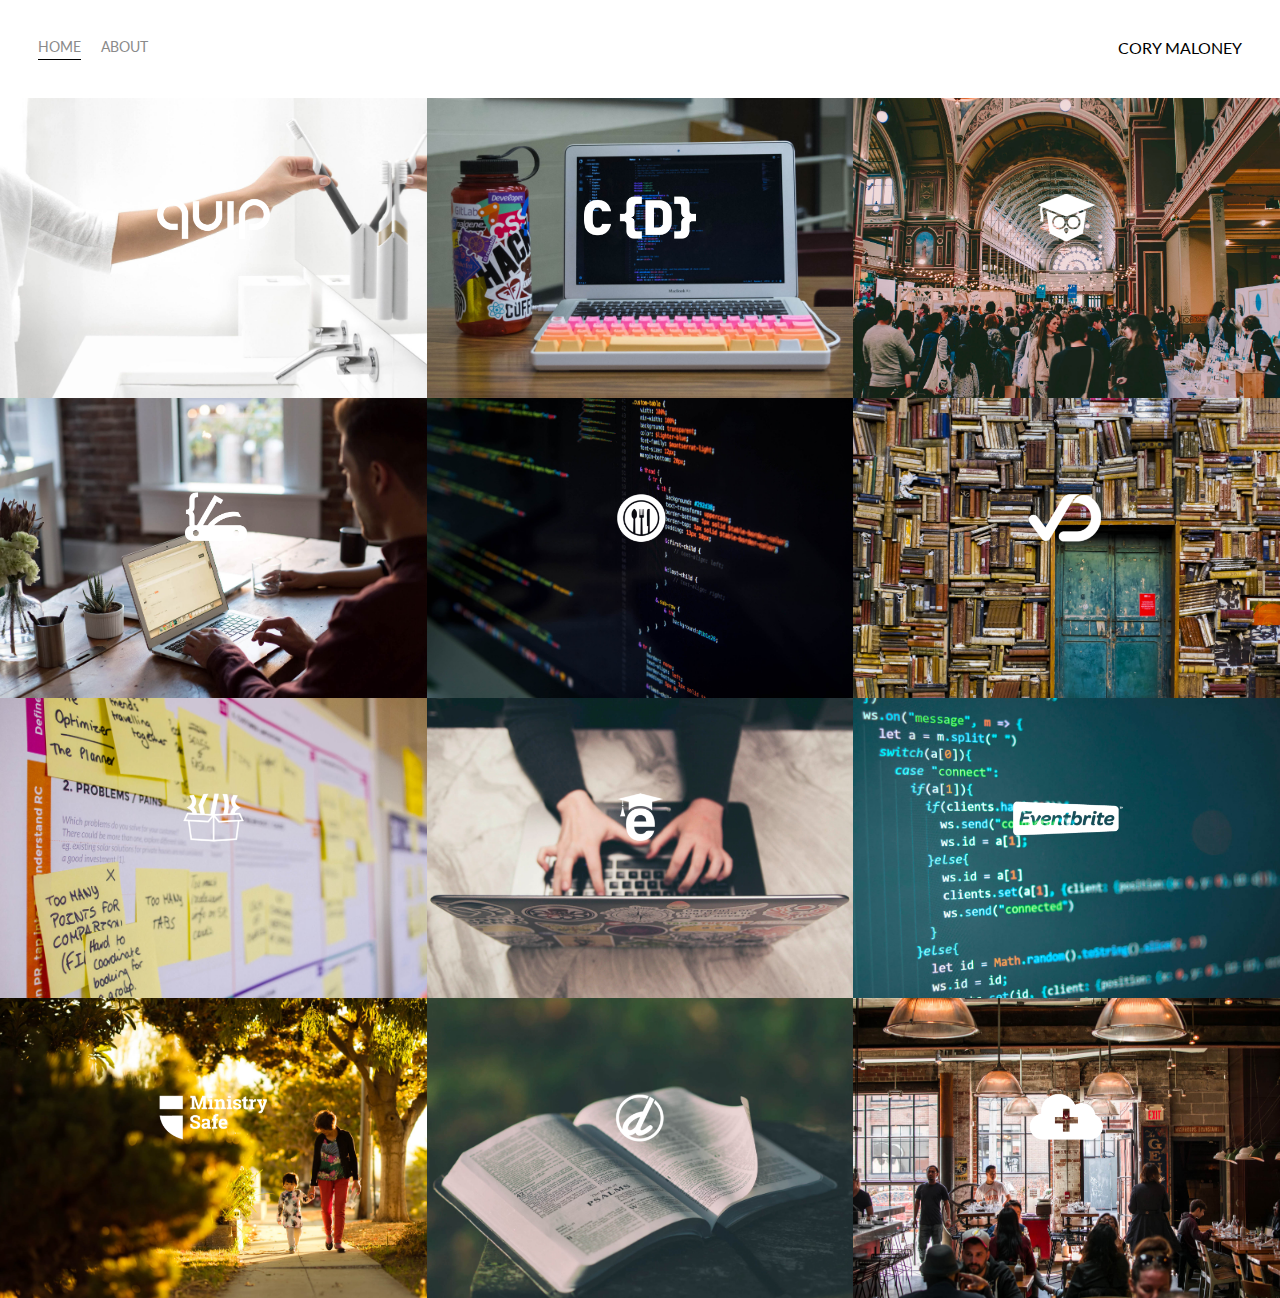
<file: index.html>
<!DOCTYPE html>
<html lang="en">

<head>
    <meta charset="UTF-8">
    <meta name="viewport" content="width=device-width, initial-scale=1.0">
    <title>Home - Portfolio Project</title>
    <link rel="stylesheet" href="styles.css">
</head>

<body>
    <div class="container">
        <div class="nav-wrapper">
            <div class="left-side">
                <div class="nav-link-wrapper active-nav-link">
                    <a href="index.html">Home</a>
                </div>
                <div class="nav-link-wrapper">
                    <a href="about.html">About</a>
                </div>
            </div>
            <div class="right-side">
                <div class="brand">
                    <div>CORY MALONEY</div>
                </div>
            </div>
        </div>

        <div class="content-wrapper">
            <div class="portfolio-items-wrapper">

                <div class="portfolio-item-wrapper">
                    <div class="portfolio-img-background" style="background-image:url(images/portfolio1.jpg)"></div>

                    <div class="img-text-wrapper">
                        <div class="logo-wrapper">
                            <img src="images/logos/quip.png" alt="">
                        </div>

                        <div class="subtitle">
                            I built the Quip Ecommerce platform, enjoy!
                        </div>
                    </div>
                </div>

                <div class="portfolio-item-wrapper">
                    <div class="portfolio-img-background" style="background-image:url(images/portfolio2.jpg)"></div>

                    <div class="img-text-wrapper">
                        <div class="logo-wrapper">
                            <img src="images/logos/crondose.png" alt="">
                        </div>

                        <div class="subtitle">
                            I built the Quip Ecommerce platform, enjoy!
                        </div>
                    </div>
                </div>

                <div class="portfolio-item-wrapper">
                    <div class="portfolio-img-background" style="background-image:url(images/portfolio3.jpg)"></div>

                    <div class="img-text-wrapper">
                        <div class="logo-wrapper">
                            <img src="images/logos/dailysmarty.png" alt="">
                        </div>

                        <div class="subtitle">
                            I built the Quip Ecommerce platform, enjoy!
                        </div>
                    </div>
                </div>

                <div class="portfolio-item-wrapper">
                    <div class="portfolio-img-background" style="background-image:url(images/portfolio4.jpg)"></div>

                    <div class="img-text-wrapper">
                        <div class="logo-wrapper">
                            <img src="images/logos/devcamp.png" alt="">
                        </div>

                        <div class="subtitle">
                            I built the Quip Ecommerce platform, enjoy!
                        </div>
                    </div>
                </div>

                <div class="portfolio-item-wrapper">
                    <div class="portfolio-img-background" style="background-image:url(images/portfolio5.jpg)"></div>

                    <div class="img-text-wrapper">
                        <div class="logo-wrapper">
                            <img src="images/logos/toastability.png" alt="">
                        </div>

                        <div class="subtitle">
                            I built the Quip Ecommerce platform, enjoy!
                        </div>
                    </div>
                </div>

                <div class="portfolio-item-wrapper">
                    <div class="portfolio-img-background" style="background-image:url(images/portfolio6.jpg)"></div>

                    <div class="img-text-wrapper">
                        <div class="logo-wrapper">
                            <img src="images/logos/dashtrack.png" alt="">
                        </div>

                        <div class="subtitle">
                            I built the Quip Ecommerce platform, enjoy!
                        </div>
                    </div>
                </div>

                <div class="portfolio-item-wrapper">
                    <div class="portfolio-img-background" style="background-image:url(images/portfolio7.jpg)"></div>

                    <div class="img-text-wrapper">
                        <div class="logo-wrapper">
                            <img src="images/logos/devtrunk.png" alt="">
                        </div>

                        <div class="subtitle">
                            I built the Quip Ecommerce platform, enjoy!
                        </div>
                    </div>
                </div>

                <div class="portfolio-item-wrapper">
                    <div class="portfolio-img-background" style="background-image:url(images/portfolio8.jpg)"></div>

                    <div class="img-text-wrapper">
                        <div class="logo-wrapper">
                            <img src="images/logos/edutechional.png" alt="">
                        </div>

                        <div class="subtitle">
                            I built the Quip Ecommerce platform, enjoy!
                        </div>
                    </div>
                </div>

                <div class="portfolio-item-wrapper">
                    <div class="portfolio-img-background" style="background-image:url(images/portfolio9.jpg)"></div>

                    <div class="img-text-wrapper">
                        <div class="logo-wrapper">
                            <img src="images/logos/eventbrite.png" alt="">
                        </div>

                        <div class="subtitle">
                            I built the Quip Ecommerce platform, enjoy!
                        </div>
                    </div>
                </div>

                <div class="portfolio-item-wrapper">
                    <div class="portfolio-img-background" style="background-image:url(images/portfolio10.jpg)"></div>

                    <div class="img-text-wrapper">
                        <div class="logo-wrapper">
                            <img src="images/logos/ministry-safe.png" alt="">
                        </div>

                        <div class="subtitle">
                            I built the Quip Ecommerce platform, enjoy!
                        </div>
                    </div>
                </div>

                <div class="portfolio-item-wrapper">
                    <div class="portfolio-img-background" style="background-image:url(images/portfolio11.jpg)"></div>

                    <div class="img-text-wrapper">
                        <div class="logo-wrapper">
                            <img src="images/logos/open-devos.png" alt="">
                        </div>

                        <div class="subtitle">
                            I built the Quip Ecommerce platform, enjoy!
                        </div>
                    </div>
                </div>

                <div class="portfolio-item-wrapper">
                    <div class="portfolio-img-background" style="background-image:url(images/portfolio12.jpg)"></div>

                    <div class="img-text-wrapper">
                        <div class="logo-wrapper">
                            <img src="images/logos/shop-hacker.png" alt="">
                        </div>

                        <div class="subtitle">
                            I built the Quip Ecommerce platform, enjoy!
                        </div>
                    </div>
                </div>
            </div>
        </div>
    </div>
    <script src="app.js"></script>
</body>


</html>
</file>
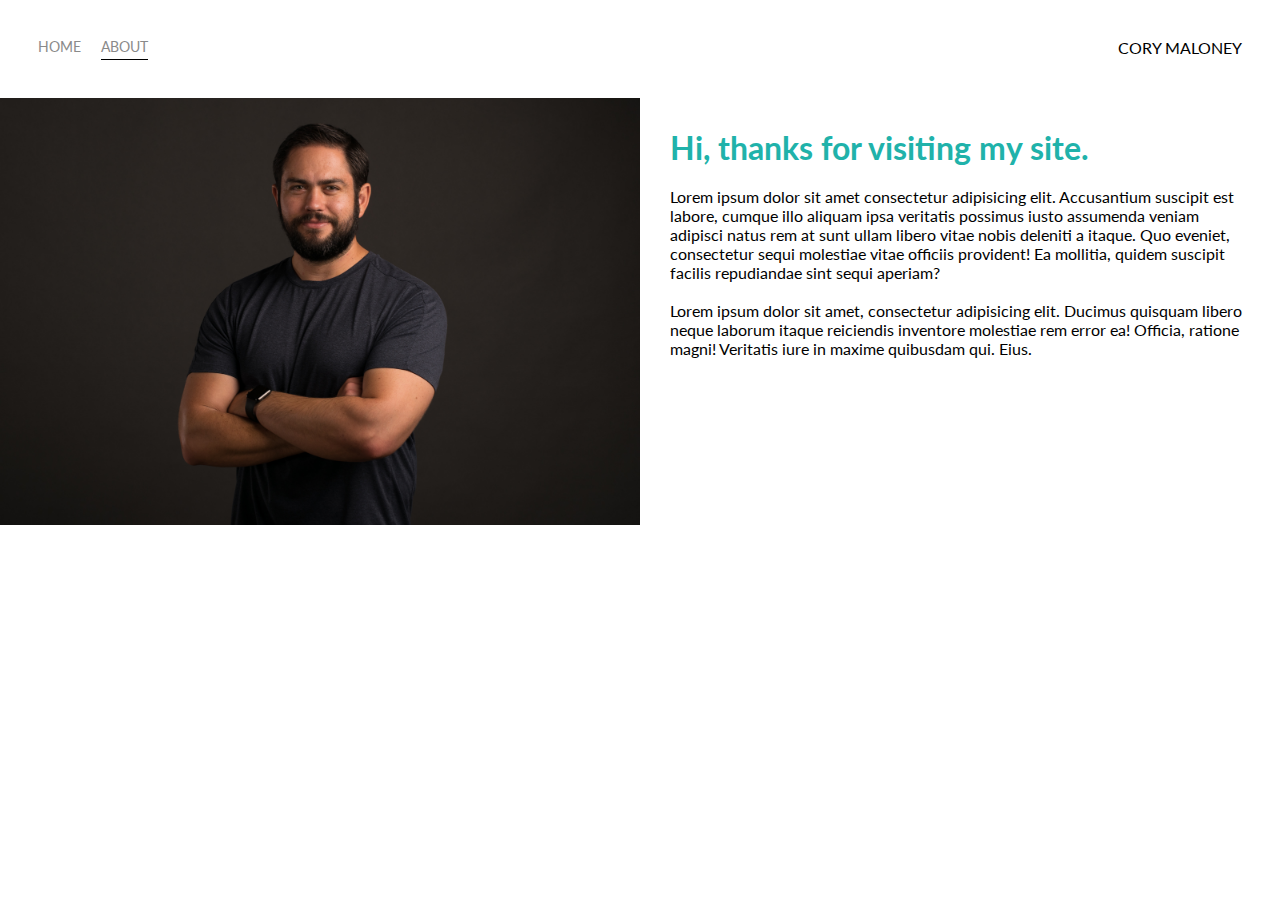
<file: about.html>
<!DOCTYPE html>
<html lang="en">

<head>
    <meta charset="UTF-8">
    <meta name="viewport" content="width=device-width, initial-scale=1.0">
    <title>About - Portfolio project</title>
    <link rel="stylesheet" href="styles.css">
</head>

<body>
    <div class="container">
        <div class="nav-wrapper">
            <div class="left-side">
                <div class="nav-link-wrapper">
                    <a href="index.html">Home</a>
                </div>
                <div class="nav-link-wrapper active-nav-link">
                    <a href="about.html">About</a>
                </div>
            </div>
            <div class="right-side">
                <div class="brand">
                    <div>CORY MALONEY</div>
                </div>
            </div>
        </div>

        <div class="content-wrapper">
            <div class="two-column-wrapper">
                <div class="profile-img">
                    <img src="images/profile.jpg">
                </div>
                <div class="profile-content">
                    <h1>Hi, thanks for visiting my site.</h1>

                    <p>Lorem ipsum dolor sit amet consectetur adipisicing elit. Accusantium suscipit est labore, cumque
                        illo aliquam ipsa veritatis possimus iusto assumenda veniam adipisci natus rem at sunt ullam
                        libero vitae nobis deleniti a itaque. Quo eveniet, consectetur sequi molestiae vitae officiis
                        provident! Ea mollitia, quidem suscipit facilis repudiandae sint sequi aperiam?</p>

                    <br>

                    <p>Lorem ipsum dolor sit amet, consectetur adipisicing elit. Ducimus quisquam libero neque laborum
                        itaque reiciendis inventore molestiae rem error ea! Officia, ratione magni! Veritatis iure in
                        maxime quibusdam qui. Eius.</p>
                </div>
            </div>
        </div>

    </div>

</body>

</html>
</file>
<file: styles.css>
@import url('https://fonts.googleapis.com/css2?family=Lato:wght@300&display=swap');

* {
    margin: 0;
    box-sizing: border-box;
}

body {
    font-family: 'Lato', sans-serif;
}

/* Master Styles */
.container {
    display: grid;
    grid-template-columns: 1fr;
}

/* nav styles */
.nav-wrapper {
    display: flex;
    justify-content: space-between;
    padding: 38px;
}

.nav-wrapper > .left-side {
    display: flex;

}

.nav-wrapper > .left-side > div {
    margin-right: 20px;
    font-size: 0.9em;
    text-transform: uppercase;
}

.nav-link-wrapper {
    height: 22px;
    border-bottom: 1px solid transparent;
    transition: border-bottom 0.5s;
}

.nav-link-wrapper a {
    text-decoration: none;
    color: #8a8a8a;
    transition: color 0.5s;
}

.nav-link-wrapper:hover {
    border-bottom: 1px solid black;
}

.nav-link-wrapper a:hover {
    color: black;
}

.active-nav-link {
    border-bottom: 1px solid black; 
}

/* Portfolio Styles */

.portfolio-items-wrapper {
    display: grid;
    grid-template-columns: 1fr 1fr 1fr;
}

.portfolio-item-wrapper {
    position: relative;
}

.portfolio-img-background {
    height: 300px;
    width: 100%;
    background-size: cover;
    background-repeat: no-repeat;
    background-position: center;
}

.img-text-wrapper {
    position: absolute;
    top: 0;
    display: flex;
    flex-direction: column;
    justify-content: center;
    align-items: center;
    height: 100%;
    text-align: center;
    padding-left: 100px;
    padding-right: 100px;
}

.logo-wrapper img{
    width: 50%;
    margin-bottom: 20px;
}

.img-text-wrapper .subtitle {
    transition: 1s;
    font-weight: 600;
    color: transparent;
}

.img-text-wrapper:hover .subtitle {
    font-weight: 600;
    color: lightseagreen;
}

.img-darken {
    transition: 1s;
    filter: brightness(10%);
}

/* About page */
.two-column-wrapper {
    display: grid;
    grid-template-columns: 1fr 1fr;
}

.profile-img img{
    width: 100%;
}

.profile-content {
    padding: 30px;
}

.profile-content h1 {
    color: lightseagreen;
    margin-bottom: 20px;
}
</file>
